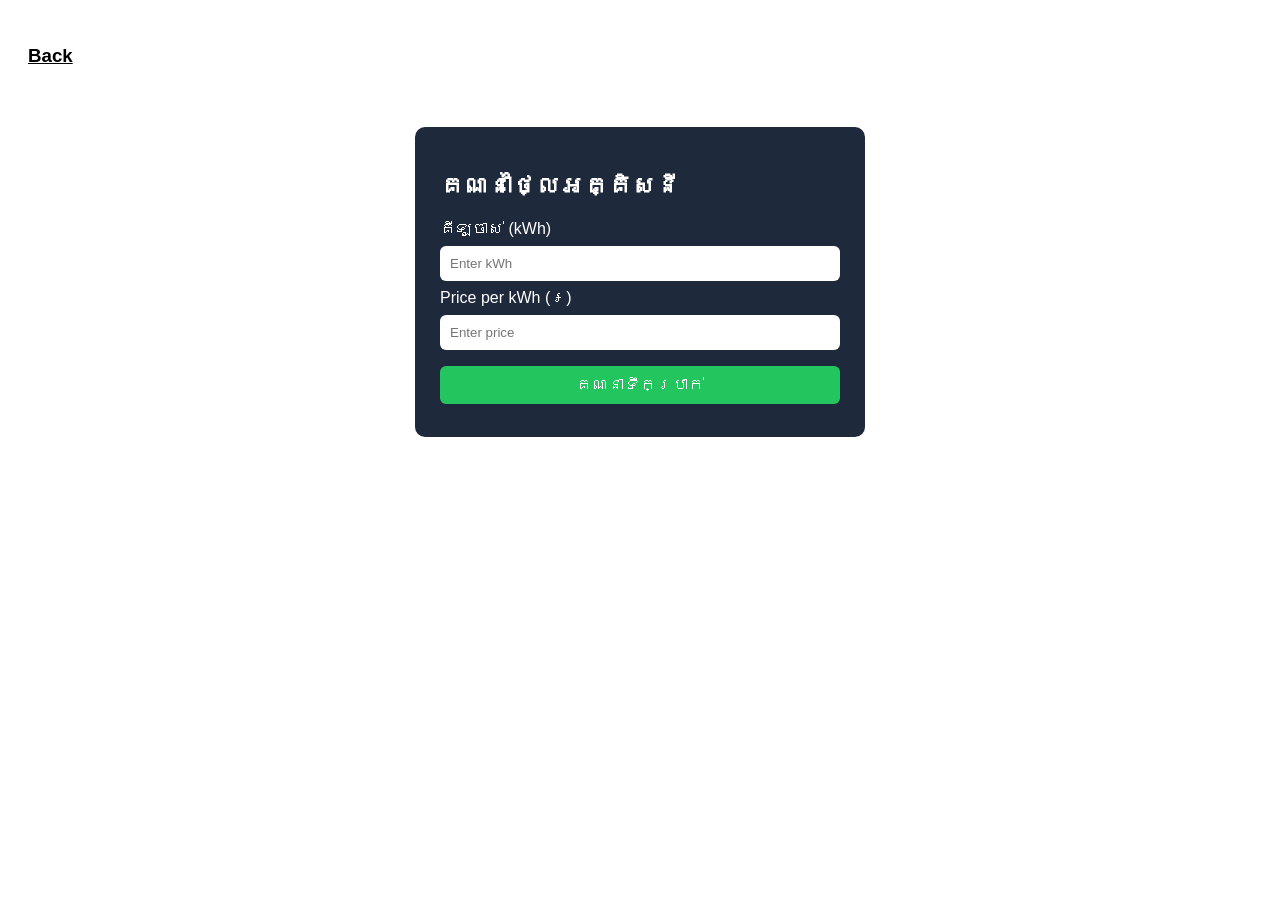
<file: Electricity.html>
<p><a href="portfoliowebsite.html"style="color: black; padding: 20px;"><h3><i class="bx bx-arrow-back"></i>Back</h3></a></p>
<!DOCTYPE html>
<html lang="en">
<head>
<meta charset="UTF-8">
<title>Electricity Cost Calculator</title>

<style>
body{
    font-family: Arial;
    background:#0000;
    color:white;
}
.box{
    width:400px;
    margin:60px auto;
    background:#1e293b;
    padding:25px;
    border-radius:10px;
}
input,button{
    width:100%;
    padding:10px;
    margin:8px 0;
    border:none;
    border-radius:6px;
}
button{
    background:#22c55e;
    color:white;
    font-size:16px;
    cursor:pointer;
}
.result{
    background:#ff4d4d;
    padding:15px;
    margin-top:15px;
    border-radius:6px;
    display:none;
}
</style>
</head>
<body>

<div class="box">
<h2> គណនាថ្លៃអគ្គិសនី</h2>

គីឡូចាស់ (kWh)
<input type="number" id="old" placeholder="Enter kWh">

Price per kWh (៛)
<input type="number" id="price" placeholder="Enter price">

<button onclick="calculate()">គណនាទឹកប្រាក់</button>

<div class="result" id="result"></div>
</div>

<script>
function calculate(){
    let old = document.getElementById("old").value;
    let price = document.getElementById("price").value;

    if(old=="" || price==""){
        alert("Please enter all values");
        return;
    }

    let used = old;
    let total = used * price;

    document.getElementById("result").style.display="block";
    document.getElementById("result").innerHTML =
        "Used Electricity: <b>" + used + " kWh</b><br>" +
        "Total Cost: <b>" + total.toLocaleString() + " ៛</b>";
}
</script>

</body>
</html>
</file>
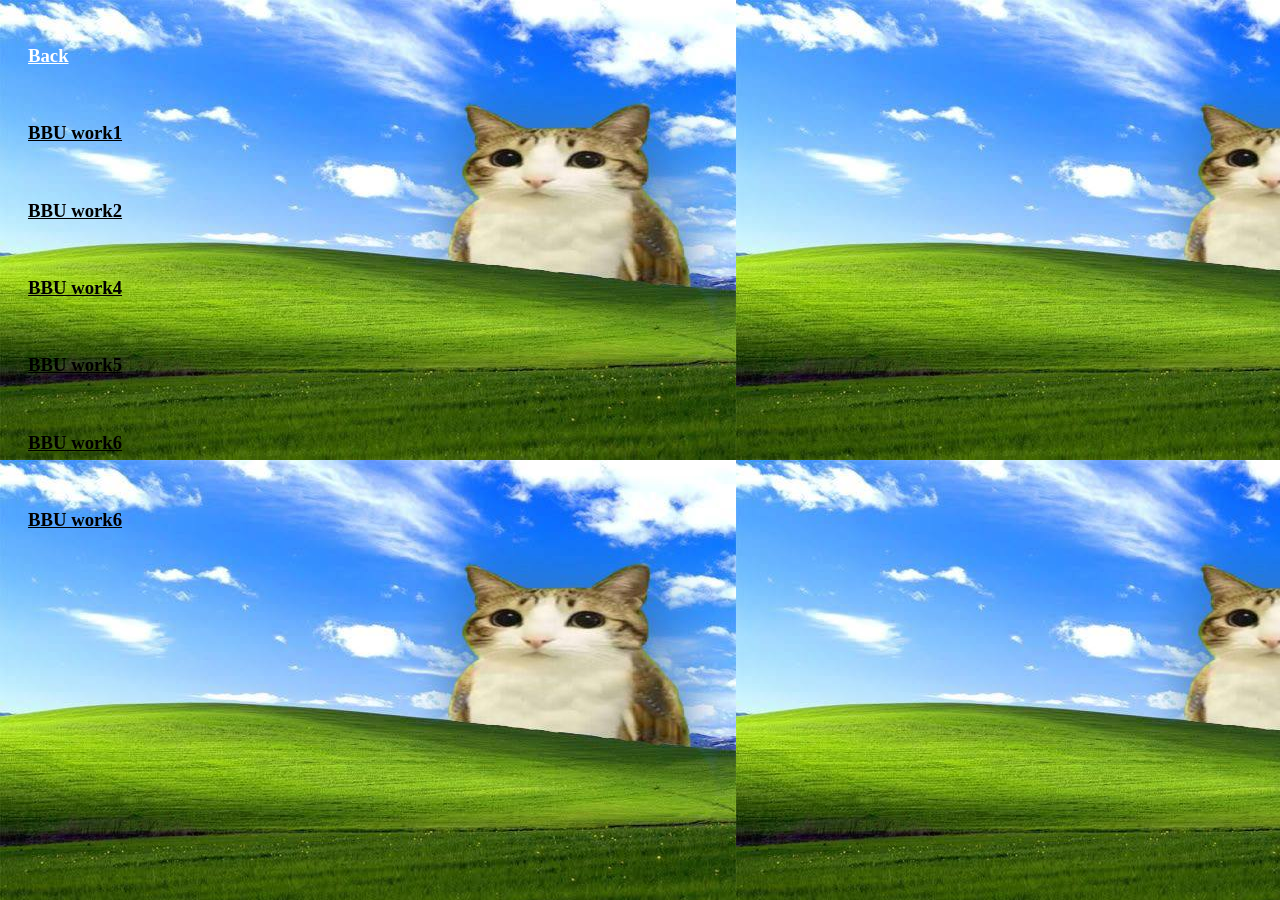
<file: homepage.html>
<p><a href="portfoliowebsite.html"style="color: white; padding: 20px;"><h3><i class="bx bx-arrow-back"></i>Back</h3></a></p>
<!DOCTYPE html>
<html>
<head>
<meta charset="utf-8">
<meta name="viewport" content="width=device-width, initial-scale=1">
<title>BBU work all</title>
</head>
<body background="img1/cat.jpg">
  <p><a href="homework1.html"style="color: black;padding: 20px;"><h3>BBU work1</h3></a></p>
  <p><a href="homework2.html"style="color: black;padding: 20px;"><h3>BBU work2</h3></a></p>
  <p><a href="homework3.html"style="color: black;padding: 20px;"><h3>BBU work4</h3></a></p>
  <p><a href="homework4.html"style="color: black;padding: 20px;"><h3>BBU work5</h3></a></p>
  <p><a href="homework5.html"style="color: black;padding: 20px;"><h3>BBU work6</h3></a></p>
  <p><a href="homework6.html"style="color: black;padding: 20px;"><h3>BBU work6</h3></a></p>
</body>
</file>
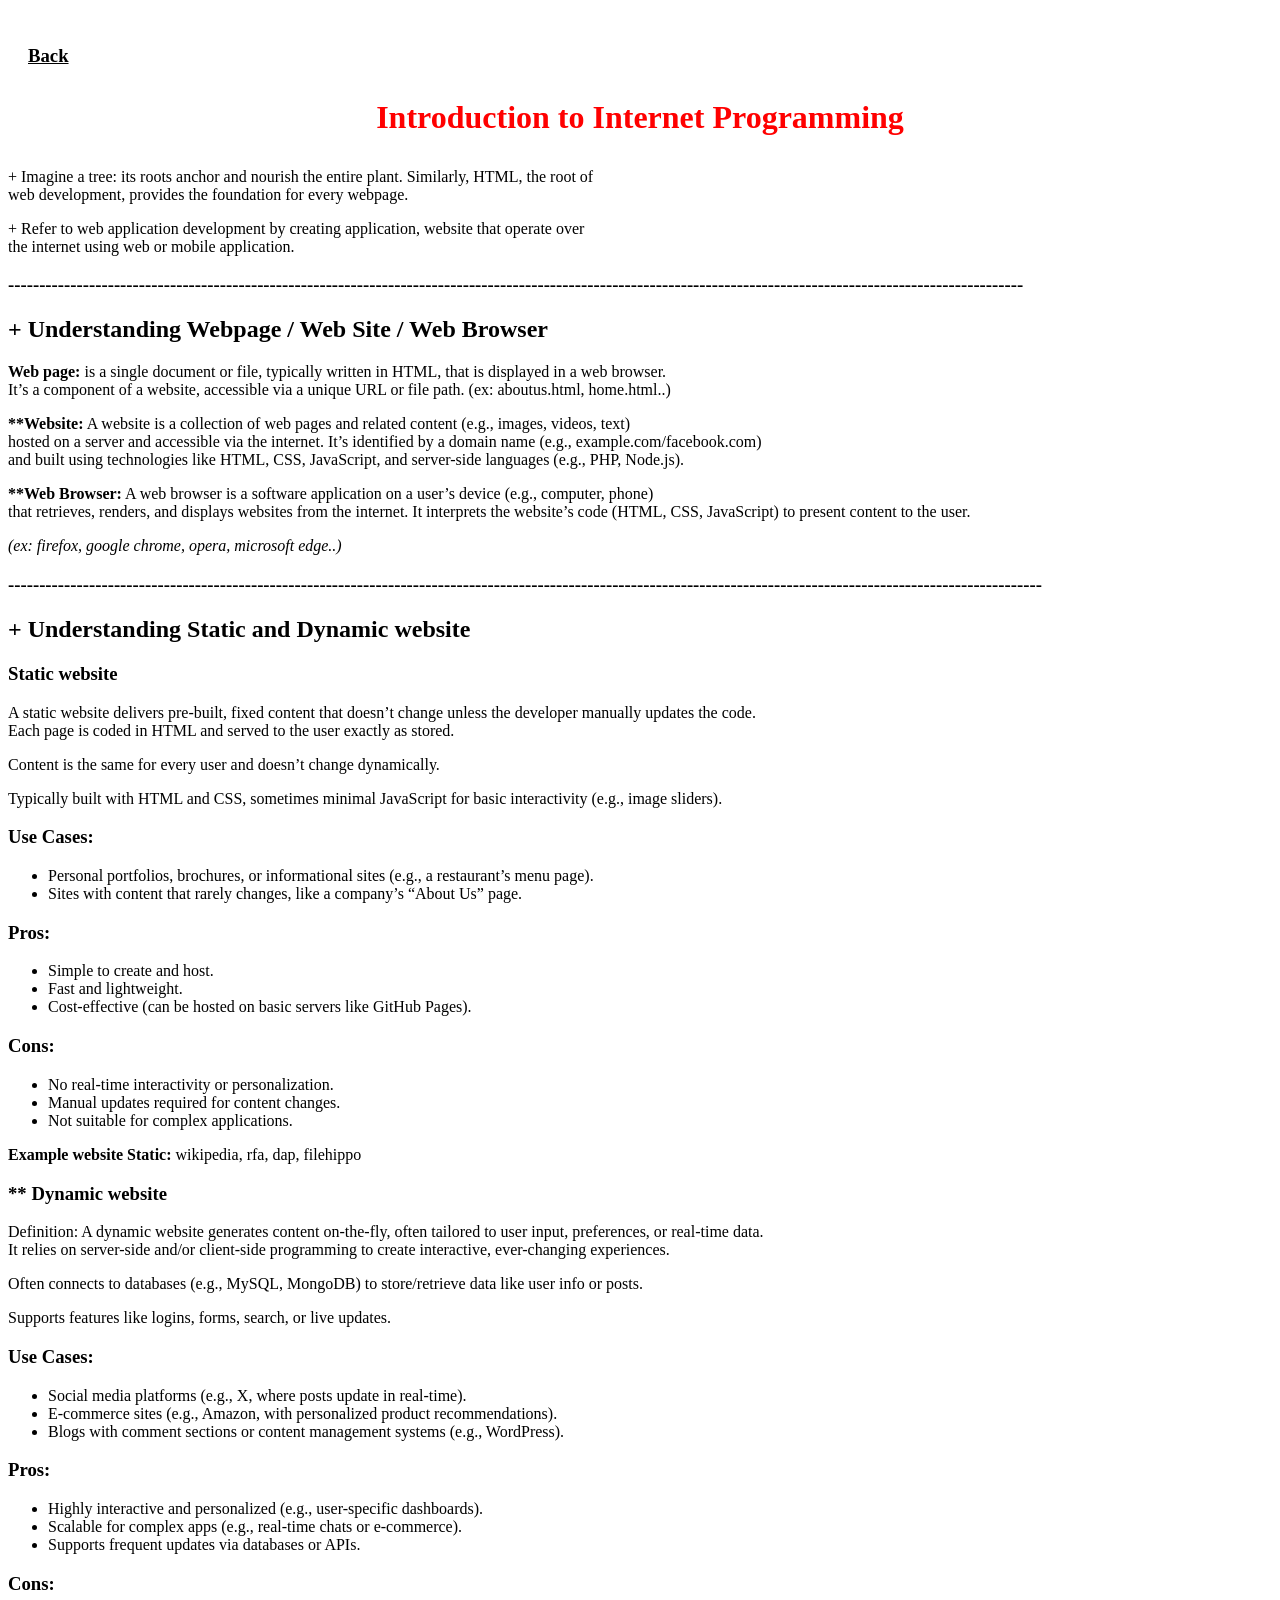
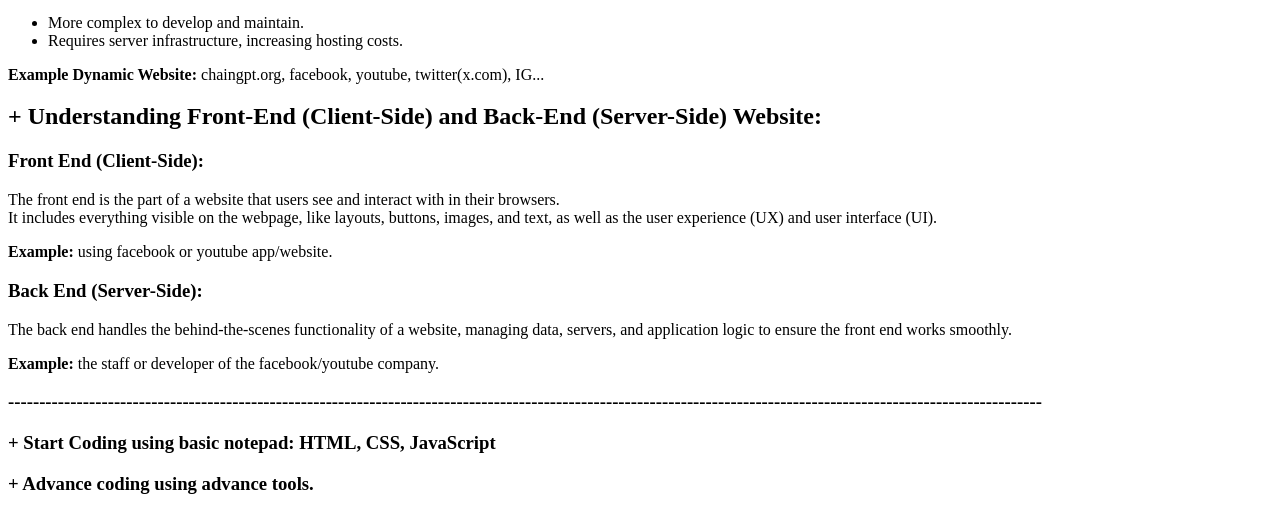
<file: homework1.html>
<p><a href="homepage.html"style="color: black; padding: 20px;"><h3><i class="bx bx-arrow-back"></i>Back</h3></a></p>
<!DOCTYPE html>
<html lang="en">
<head>
    <meta charset="UTF-8">
    <title>Introduction to Internet Programming</title>    
    </style>
</head>
<body>

    <!-- Slide 1 -->
    <div class="section">
        <h1><p style="color: red; text-align: center;">Introduction to Internet Programming</h1>
        <p>+ Imagine a tree: its roots anchor and nourish the entire plant. Similarly, HTML, the root of <br> web development, provides the foundation for every webpage.</p>
        <p>+ Refer to web application development by creating application, website that operate over <br> the internet using web or mobile application.</p> 
        <h3>-------------------------------------------------------------------------------------------------------------------------------------------------------------------</h3>

        <h2>+ Understanding Webpage / Web Site / Web Browser</h2>
        <p><strong>Web page:</strong> is a single document or file, typically written in HTML, that is displayed in a web  browser. <br> It’s a component of a website, accessible via a unique URL or file path. (ex: aboutus.html, home.html..)</p>

        <p><strong>**Website:</strong> A website is a collection of web pages and related content (e.g., images, videos, text)<br> hosted on a server and accessible via the internet. It’s identified by a domain name (e.g., example.com/facebook.com)<br> and built using technologies like HTML, CSS, JavaScript, and server-side languages (e.g., PHP, Node.js).</p>

        <p><strong>**Web Browser:</strong> A web browser is a software application on a user’s device (e.g., computer, phone) <br> that retrieves, renders, and displays websites from the internet. It interprets the website’s code (HTML, CSS, JavaScript) to present content to the user.</p>
        <p><em>(ex: firefox, google chrome, opera, microsoft edge..)</em></p>

        <h3>----------------------------------------------------------------------------------------------------------------------------------------------------------------------<h3>

        <h2>+ Understanding Static and Dynamic website</h2>
        <h3> Static website</h3>
        <p>A static website delivers pre-built, fixed content that doesn’t change unless the developer manually updates the code.<br> Each page is coded in HTML and served to the user exactly as stored.</p>
        <p>Content is the same for every user and doesn’t change dynamically.</p>
        <p>Typically built with HTML and CSS, sometimes minimal JavaScript for basic interactivity (e.g., image sliders).</p>

        <h3>Use Cases:</h3>
        <ul>
            <li>Personal portfolios, brochures, or informational sites (e.g., a restaurant’s menu page).</li>
            <li>Sites with content that rarely changes, like a company’s “About Us” page.</li>
        </ul>

        <h3>Pros:</h3>
        <ul>
            <li>Simple to create and host.</li>
            <li>Fast and lightweight.</li>
            <li>Cost-effective (can be hosted on basic servers like GitHub Pages).</li>
        </ul>

        <h3>Cons:</h3>
        <ul>
            <li>No real-time interactivity or personalization.</li>
            <li>Manual updates required for content changes.</li>
            <li>Not suitable for complex applications.</li>
        </ul>

        <p><strong>Example website Static:</strong> wikipedia, rfa, dap, filehippo</p>
    </div>

    <!-- Slide 2 -->
    <div class="section">
        <h3>** Dynamic website</h3>
        <p>Definition: A dynamic website generates content on-the-fly, often tailored to user input, preferences, or real-time data.<br> It relies on server-side and/or client-side programming to create interactive, ever-changing experiences.</p>

        <p>Often connects to databases (e.g., MySQL, MongoDB) to store/retrieve data like user info or posts.</p>
        <p>Supports features like logins, forms, search, or live updates.</p>

<h3>Use Cases:</h3>
        <ul>
            <li>Social media platforms (e.g., X, where posts update in real-time).</li>
            <li>E-commerce sites (e.g., Amazon, with personalized product recommendations).</li>
            <li>Blogs with comment sections or content management systems (e.g., WordPress).</li>
        </ul>

        <h3>Pros:</h3>
        <ul>
            <li>Highly interactive and personalized (e.g., user-specific dashboards).</li>
            <li>Scalable for complex apps (e.g., real-time chats or e-commerce).</li>
            <li>Supports frequent updates via databases or APIs.</li>
        </ul>

        <h3>Cons:</h3>
        <ul>
            <li>More complex to develop and maintain.</li>
            <li>Requires server infrastructure, increasing hosting costs.</li>
        </ul>

        <p><strong>Example Dynamic Website:</strong> chaingpt.org, facebook, youtube, twitter(x.com), IG...</p>
    </div>

    <!-- Slide 3 -->
    <div class="section">
        <h2>+ Understanding Front-End (Client-Side) and Back-End (Server-Side) Website:</h2>

        <h3>Front End (Client-Side):</h3>
        <p>The front end is the part of a website that users see and interact with in their browsers.<br> It includes everything visible on the webpage, like layouts, buttons, images, and text, as well as the user experience (UX) and user interface (UI).</p>
        <p><strong>Example:</strong> using facebook or youtube app/website.</p>

        <h3>Back End (Server-Side):</h3>
        <p>The back end handles the behind-the-scenes functionality of a website, managing data, servers, and application logic to ensure the front end works smoothly.</p>
        <p><strong>Example:</strong> the staff or developer of the facebook/youtube company.</p>

         <h3>----------------------------------------------------------------------------------------------------------------------------------------------------------------------<h3>


        <p>+ Start Coding using basic notepad: HTML, CSS, JavaScript</p>
        <p>+ Advance coding using advance tools.</p>
    </div>

</body>
</html>
</file>
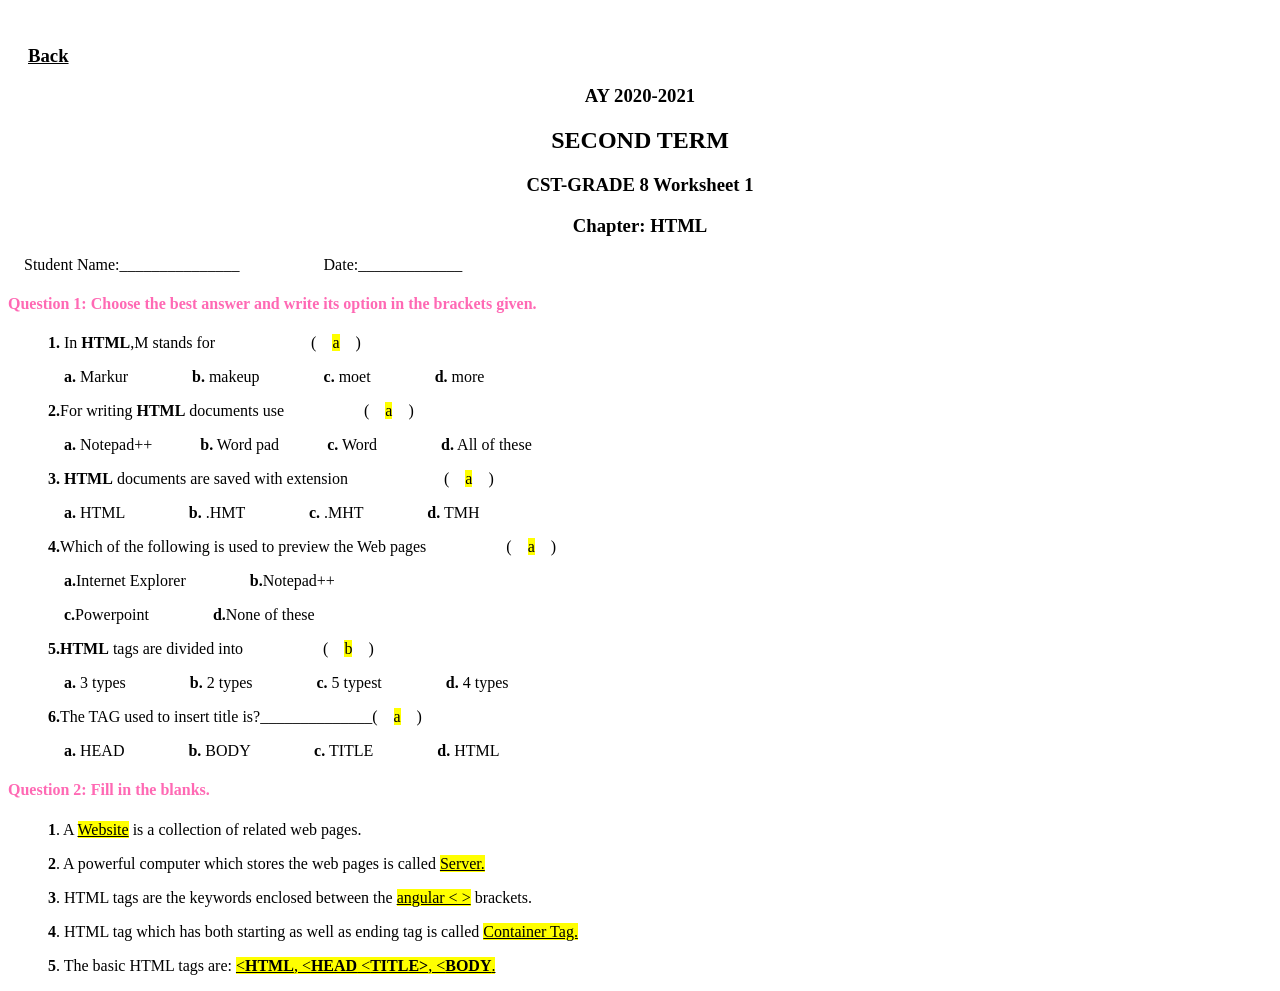
<file: homework2.html>
<p><a href="homepage.html"style="color: black; padding: 20px;"><h3><i class="bx bx-arrow-back"></i>Back</h3></a></p>
<!DOCTYPE html>
<html lang="en">
<head>
    <meta charset="utf-8">
    <meta name="viewporrt" charset="width=devicce-width, inital-scale=1">
    <title>BBU work2</title>
    <link rel="icon" type="image" href="/i.png">
    <div align="center" style="color: black;"><h3>AY 2020-2021</h3></div>
    <div align="center" style="color: black;"><h2>SECOND TERM</h2></div>
    <div align="center" style="color: black;"><h3>CST-GRADE 8 Worksheet 1</h3></div>
    <div align="center" style="color: black;"><h3>Chapter: <b>HTML</b></h3></div>
</head>
<body>
     &emsp;Student Name:_______________ &emsp;&emsp;&emsp;&emsp;&emsp;Date:_____________
     &emsp;<div style="color:hotpink;"><h4>Question 1: Choose the best answer and write its option in the brackets given.</h4></div>
     <blockquote><b>1.</b> In <b>HTML</b>,M stands for&emsp;&emsp;&emsp;&emsp;&emsp;&emsp;(&emsp;<mark>a</mark>&emsp;)</blockquote>
     <blockquote>&emsp;<b>a.</b> Markur&emsp;&emsp;&emsp;&emsp;<b>b.</b> makeup&emsp;&emsp;&emsp;&emsp;<b>c.</b> moet&emsp;&emsp;&emsp;&emsp;<b>d.</b> more</blockquote>
     <blockquote><b>2.</b>For writing <b>HTML</b> documents use&emsp;&emsp;&emsp;&emsp;&emsp;(&emsp;<mark>a</mark>&emsp;)</blockquote> 
     <blockquote>&emsp;<b>a.</b> Notepad++&emsp;&emsp;&emsp;<b>b.</b> Word pad&emsp;&emsp;&emsp;<b>c.</b> Word&emsp;&emsp;&emsp;&emsp;<b>d.</b> All of these</blockquote>
     <blockquote><b>3.</b> <b>HTML</b> documents are saved with extension&emsp;&emsp;&emsp;&emsp;&emsp;&emsp;(&emsp;<mark>a</mark>&emsp;)</blockquote>
     <blockquote>&emsp;<b>a.</b> HTML&emsp;&emsp;&emsp;&emsp;<b>b.</b> .HMT&emsp;&emsp;&emsp;&emsp;<b>c.</b> .MHT&emsp;&emsp;&emsp;&emsp;<b>d.</b> TMH</blockquote>
     <blockquote><b>4.</b>Which of the following is used to preview the Web pages&emsp;&emsp;&emsp;&emsp;&emsp;(&emsp;<mark>a</mark>&emsp;)</blockquote>
     <blockquote>&emsp;<b>a.</b>Internet Explorer&emsp;&emsp;&emsp;&emsp;<b>b.</b>Notepad++</blockquote>
     <blockquote>&emsp;<b>c.</b>Powerpoint&emsp;&emsp;&emsp;&emsp;<b>d.</b>None of these</blockquote>
     <blockquote><b>5.</b><b>HTML</b> tags are divided into&emsp;&emsp;&emsp;&emsp;&emsp;(&emsp;<mark>b</mark>&emsp;)</blockquote>
     <blockquote>&emsp;<b>a.</b> 3 types&emsp;&emsp;&emsp;&emsp;<b>b.</b> 2 types&emsp;&emsp;&emsp;&emsp;<b>c.</b> 5 typest&emsp;&emsp;&emsp;&emsp;<b>d.</b> 4 types</blockquote>
     <blockquote><b>6.</b>The TAG used to insert title is?______________(&emsp;<mark>a</mark>&emsp;)</blockquote>
     <blockquote>&emsp;<b>a.</b> HEAD&emsp;&emsp;&emsp;&emsp;<b>b.</b> BODY&emsp;&emsp;&emsp;&emsp;<b>c.</b> TITLE&emsp;&emsp;&emsp;&emsp;<b>d.</b> HTML</blockquote>
     <div style="color: hotpink;"><h4>Question 2: Fill in the blanks.</h4></div>
     <blockquote><b>1</b>. A <mark><u>Website</u></mark> is a collection of related web pages.</blockquote>
          <blockquote><b>2</b>. A powerful computer which stores the web pages is called <mark><u>Server.</u></mark></blockquote>
          <blockquote><b>3</b>. HTML tags are the keywords enclosed between the <mark><u>angular <   ></u></mark> brackets.</blockquote>
          <blockquote><b>4</b>. HTML tag which has both starting as well as ending tag is called <mark><u>Container Tag.</u></mark></blockquote>
          <blockquote><b>5</b>. The basic HTML tags are: <mark><u><<b>HTML</b>, <<b>HEAD</b> <<b>TITLE></b>, <<b>BODY</b>.</u></mark></blockquote>

     
</body>
</file>
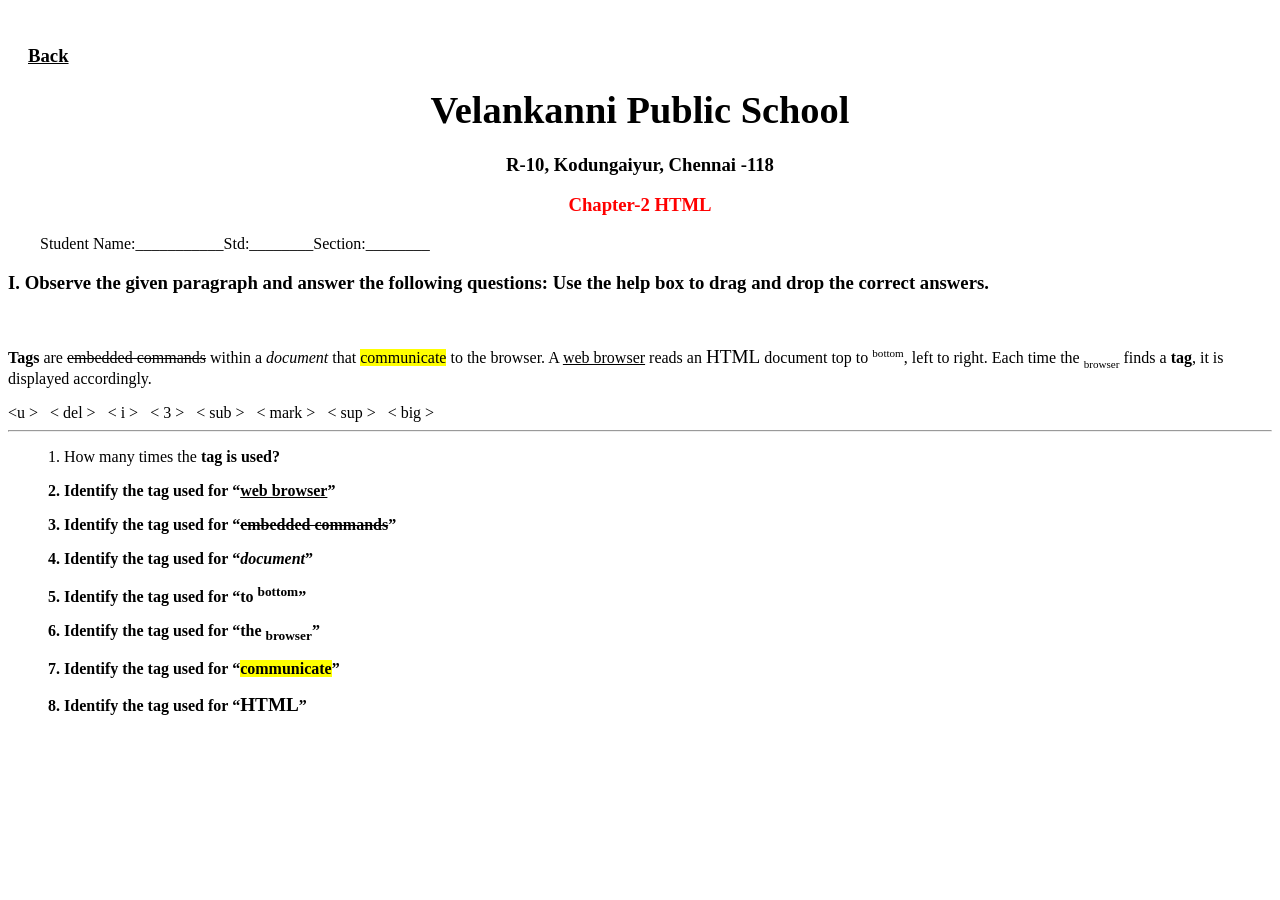
<file: homework3.html>
<p><a href="homepage.html"style="color: black; padding: 20px;"><h3><i class="bx bx-arrow-back"></i>Back</h3></a></p>
<!DOCTYPE html>
<html lang="en">
     <head>
       <meta charset="utf-8">
       <meta http-equiv="refresh" content="5">
       <meta name="description" content="HTML6 Tutorial for web programmin, and the besgt meta structure for html page">
       <meta name="keywords" content="html, html6, php, javascript, asp, xml, css, ajax, jquery">
       <meta name="author" content="Cambo Tutorial Online">
       <meta name="robots" content="index, follow">
       <title>-BBU Work</title>
       <link rel="icon" type="image" href="pic/w.png">
           <div align="center" style="color: black;"><h1><big>Velankanni Public School</h1></big></div>
           <div align="center" style="color: black;"><h3>R-10, Kodungaiyur, Chennai -118</h3></div>
           <div align="center" style="color: red;"><h3>Chapter-2 HTML</h3></div>
     </head
     <body>
          &emsp;&emsp;Student Name:___________Std:________Section:________

          &emsp;&emsp;<b><h3>I. Observe the given paragraph and answer the following questions: Use the help box to drag and drop the correct answers.</h3></b></p>
          &emsp;&emsp;<p><b>Tags</b> are <del>embedded commands</del> within a <i>document</i> that <mark>communicate</mark> to the browser. A <u>web browser</u> reads an <big>HTML</big> document top to <sup><small>bottom</small></sup>, left to right. Each time the <sub><small>browser</small></sub> finds a <b>tag</b>, it is displayed accordingly.</p>
          <div class="tag-box">&lt;u &gt; &nbsp; &lt; del &gt; &nbsp; &lt; i &gt; &nbsp; &lt; 3 &gt; &nbsp; &lt; sub &gt; &nbsp; &lt; mark &gt; &nbsp; &lt; sup &gt; &nbsp; &lt; big &gt;
          <hr>
          <blockquote>1. How many times the <b> tag is used?</blockquote>
          <blockquote>2. Identify the tag used for <q><u>web browser</u></q></blockquote>
          <blockquote>3. Identify the tag used for <q><del>embedded commands</del></q></blockquote>
          <blockquote>4. Identify the tag used for <q><i>document</i></q></blockquote>
          <blockquote>5. Identify the tag used for <q>to <sup>bottom</sup></q></blockquote>
          <blockquote>6. Identify the tag used for <q>the <sub>browser</sub></q></blockquote>
          <blockquote>7. Identify the tag used for <q><mark>communicate</mark></q></blockquote>
          <blockquote>8. Identify the tag used for <q><big>HTML</big></q></blockquote>

     </body>
</html>
</file>
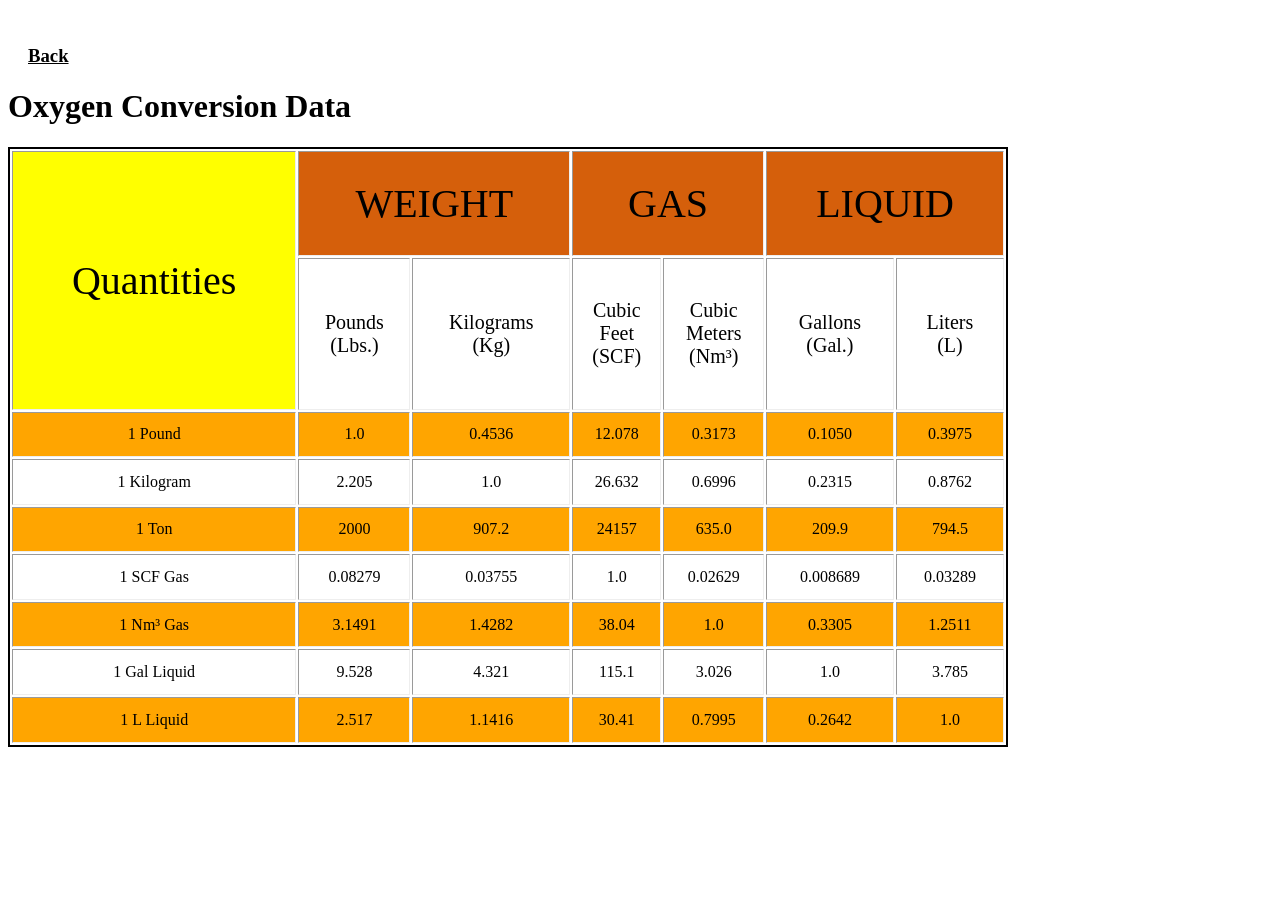
<file: homework4.HTML>
<p><a href="homepage.html"style="color: black; padding: 20px;"><h3><i class="bx bx-arrow-back"></i>Back</h3></a></p>
<!DOCTYPE html>
<html>
<head>
  <meta charset="utf-8">
  <meta name="viewport" content="width=device-width, initial-scale=1">
  <title>BBU HTML</title>
</head>
<body>
<h1>Oxygen Conversion Data</h1>
      
      <table  border=1 width="1000" height="600" style="border:2px;border-style: solid;">
       
          <tr align="center">
            <td rowspan="2" style="font-size: 40px; background-color: yellow;"> Quantities</td>
            <td colspan="2" style="font-size: 40px; background-color: #D55F0B;"> WEIGHT</td>
            <td colspan="2" style="font-size: 40px; background-color:#D55F0B;"> GAS</td>
            <td colspan="2" style="font-size: 40px; background-color:#D55F0B;"> LIQUID</td>
          </tr>
          <tr align="center">
            <td style="font-size: 20px"> Pounds <br>(Lbs.)</td>
            <td style="font-size: 20px"> Kilograms <br>(Kg)</td>
            <td style="font-size: 20px"> Cubic <br>Feet<br> (SCF)</td>
            <td style="font-size: 20px"> Cubic <br>Meters <br>(Nm³)</td>
            <td style="font-size: 20px"> Gallons <br>(Gal.)</td>
            <td style="font-size: 20px"> Liters <br>(L)</td>
          </tr>
       
       
          <tr align="center">
            <td style="background-color: orange;">1 Pound</td>
            <td style="background-color: orange;">1.0</td>
            <td style="background-color: orange;">0.4536</td>
            <td style="background-color: orange;">12.078</td>
            <td style="background-color: orange;">0.3173</td>
            <td style="background-color: orange;">0.1050</td>
            <td style="background-color: orange;">0.3975</td>
          </tr>
          <tr align="center">
            <td>1 Kilogram</td>
            <td>2.205</td>
            <td>1.0</td>
            <td>26.632</td>
            <td>0.6996</td>
            <td>0.2315</td>
            <td>0.8762</td>
          </tr>
          <tr align="center">
            <td style="background-color: orange;">1 Ton</td>
            <td style="background-color: orange;">2000</td>
            <td style="background-color: orange;">907.2</td>
            <td style="background-color: orange;">24157</td>
            <td style="background-color: orange;">635.0</td>
            <td style="background-color: orange;">209.9</td>
            <td style="background-color: orange;">794.5</td>
          </tr>
          <tr align="center">
            <td>1 SCF Gas</td>
            <td>0.08279</td>
            <td>0.03755</td>
            <td>1.0</td>
            <td>0.02629</td>
            <td>0.008689</td>
            <td>0.03289</td>
          </tr>
          <tr align="center">
            <td style="background-color: orange;">1 Nm³ Gas</td>
            <td style="background-color: orange;">3.1491</td>
            <td style="background-color: orange;">1.4282</td>
            <td style="background-color: orange;">38.04</td>
            <td style="background-color: orange;">1.0</td>
            <td style="background-color: orange;">0.3305</td>
            <td style="background-color: orange;">1.2511</td>
          </tr>
          <tr align="center">
            <td>1 Gal Liquid</td>
            <td>9.528</td>
            <td>4.321</td>
            <td>115.1</td>
            <td>3.026</td>
            <td>1.0</td>
            <td>3.785</td>
          </tr>
          <tr align="center">
            <td style="background-color: orange;">1 L Liquid</td>
            <td style="background-color: orange;">2.517</td>
            <td style="background-color: orange;">1.1416</td>
            <td style="background-color: orange;">30.41</td>
            <td style="background-color: orange;">0.7995</td>
            <td style="background-color: orange;">0.2642</td>
            <td style="background-color: orange;">1.0</td>
          </tr>
        </tbody>
      </table>
    
</body>
</html>
</file>
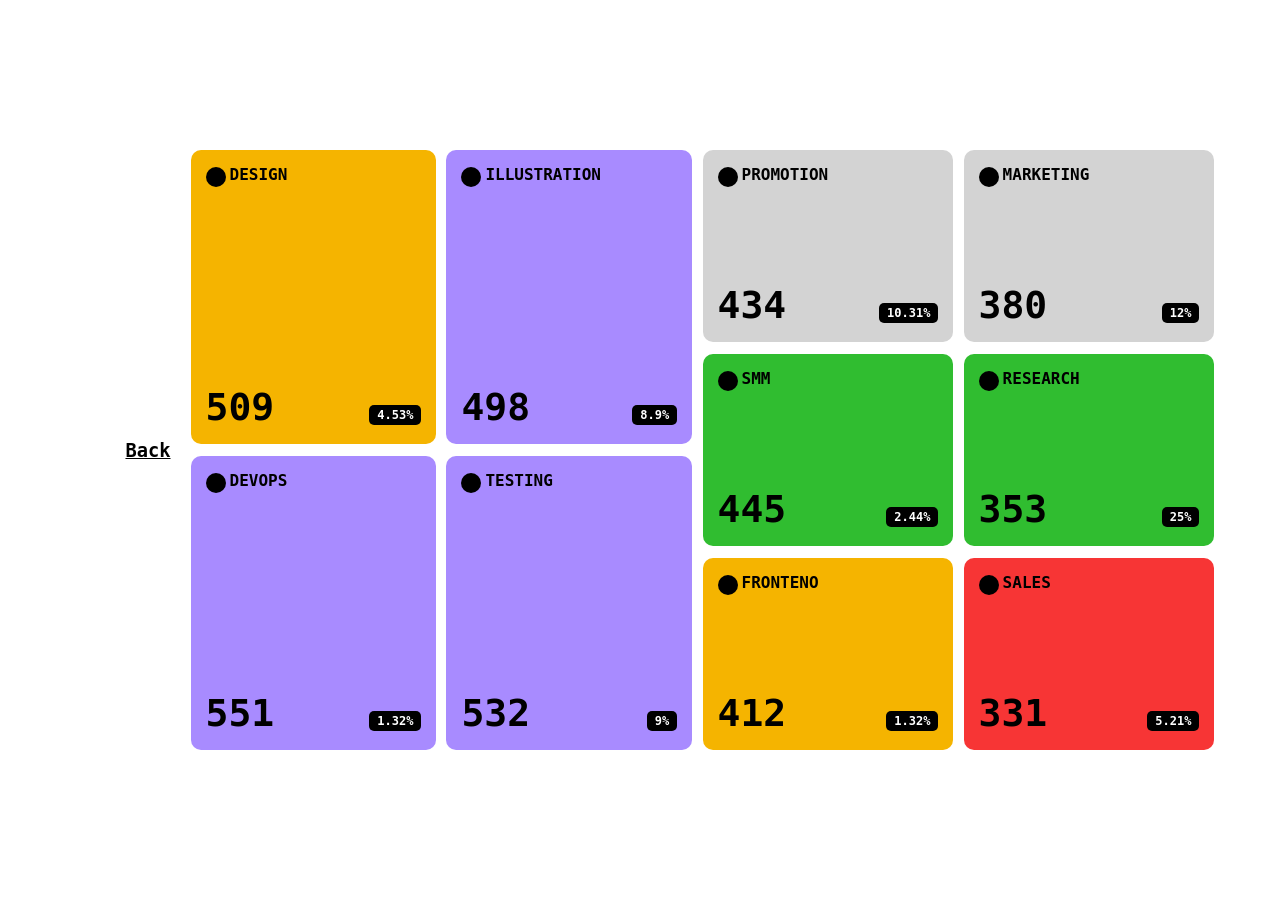
<file: homework5.html>
<p><a href="homepage.html"style="color: black; padding: 20px;"><h3><i class="bx bx-arrow-back"></i>Back</h3></a></p>
<!DOCTYPE html>
<html>
<head>
  <meta charset="utf-8">
  <meta name="viewport" content="width=device-width, initial-scale=1">
  <title>BBU work5</title>
</head>
<body>
    <style>
        * {
            margin: 0;
            padding: 0;
            box-sizing: border-box;
        }
        body {
            background-color: #FFFFFF(100, 237, 237);
            display: flex;
            justify-content: center;
            align-items: center;
            height: 100vh;
            font-family: "Roboto Mono", monospace;
        }
        .container {
            width: 80%;
            height: 600px;
            display: flex;
            gap: 1%;
        }
        /* LEFT SIDE – 4 BIG BOXES */
        .box-left {
            width: 49%;
            display: flex;
            flex-wrap: wrap;
            gap: 2%;
        }
        .big-box {
            width: 49%;
            height: 49%;
            border-radius: 10px;
            padding: 15px;
            display: flex;
            flex-direction: column;
            justify-content: space-between;
            background-color: orange;
        }
        .big-box .icon{
            display: flex;
        }
        .small-box .icon{
            display: flex;
        }
        .icon i{
            margin-top: 2px;
            width: 20px;
            height: 20px;
            background-color: black;
            color: white;
            border-radius: 50%;
            display: flex;
            justify-content: center;
            align-items: center;
            font-size: 12px;
        }
        .big-box p {
            font-weight: 700;
            margin-bottom: 10px;
            margin-left: 4px;
        }
        .value {
            display: flex;
            justify-content: space-between;
            align-items: center;
        }
        .value h3 {
            font-size: 38px;
        }
        .val1 {
            background: black;
            padding: 3px 8px;
            border-radius: 5px;
            margin-top: 15px;
        }       
        .val1 h5 {
            color: white;
            font-size: 12px;
        }
        /* RIGHT SIDE – 6 SMALL BOXES */
        .box-right {
            width: 50%;
            display: flex;
            flex-wrap: wrap;
            gap: 2%;
        }
        .small-box {
            width: 49%;
            height: 32%;
            background-color: lightgray;
            border-radius: 10px;
            padding: 15px;
            display: flex;
            flex-direction: column;
            justify-content: space-between;
        }
        .small-box p {
            font-weight: 700;
            margin-bottom: 10px;
            margin-left: 4px;
        }
    </style>
</head>
<body>
    <div class="container">
        <!-- LEFT 4 BIG BOXES -->
        <div class="box-left">
            <div class="big-box" style="background:#F5B400;">
                <div class="icon">
                <i class='fas fa-globe'></i>
                <p>DESIGN</p>
                </div>
                <div class="value">
                    <h3>509</h3>
                    <div class="val1"><h5>4.53%</h5></div>
                </div>
            </div>
            <div class="big-box" style="background:#A88BFF;">
                <div class="icon">
                    <i class='fas fa-globe'></i>
                    <p>ILLUSTRATION</p>
                </div>
                <div class="value">
                    <h3>498</h3>
                    <div class="val1"><h5>8.9%</h5></div>
                </div>
            </div>
            <div class="big-box" style="background:#A88BFF;">
                <div class="icon">
                    <i class='fas fa-globe'></i>
<p>DEVOPS</p>
                </div>
                <div class="value">
                    <h3>551</h3>
                    <div class="val1"><h5>1.32%</h5></div>
                </div>
            </div>
            <div class="big-box" style="background:#A88BFF;">
                <div class="icon">
                    <i class='fas fa-globe'></i>

<p>TESTING</p>
                </div>
                <div class="value">
                    <h3>532</h3>
                    <div class="val1"><h5>9%</h5></div>
                </div>
            </div>
        </div>
        <!-- RIGHT 6 SMALL BOXES -->
        <div class="box-right">
            <div class="small-box">
                <div class="icon">
                    <i class='fas fa-globe'></i>
                    <p>PROMOTION</p>
                </div>
                <div class="value">
                    <h3>434</h3>
                    <div class="val1"><h5>10.31%</h5></div>
                </div>
            </div>
            <div class="small-box">
                <div class="icon">
                    <i class='fas fa-globe'></i>
                    <p>MARKETING</p>
                </div>
                <div class="value">
                    <h3>380</h3>
                    <div class="val1"><h5>12%</h5></div>
                </div>
            </div>
            <div class="small-box" style="background-color: rgb(48, 189, 48);">
                <div class="icon">
                    <i class='fas fa-globe'></i>
                    <p>SMM</p>
                </div>
                <div class="value">
                    <h3>445</h3>
                    <div class="val1"><h5>2.44%</h5></div>
                </div>
            </div>
            <div class="small-box" style="background-color: rgb(48, 189, 48);">
                <div class="icon">
                    <i class='fas fa-globe'></i>
                    <p>RESEARCH</p>
                </div>
                <div class="value">
                    <h3>353</h3>
                    <div class="val1"><h5>25%</h5></div>
                </div>
            </div>
            <div class="small-box" style="background-color: #F5B400">
                <div class="icon">
                    <i class='fas fa-globe'></i>
                    <p>FRONTENO</p>
                </div>
                <div class="value">
                    <h3>412</h3>
                    <div class="val1"><h5>1.32%</h5></div>
                </div>
            </div>
            <div class="small-box" style="background-color: rgb(247, 53, 53)">
                <div class="icon">
                    <i class='fas fa-globe'></i>
                    <p>SALES</p>
                </div>
                <div class="value">
                    <h3>331</h3>
                    <div class="val1"><h5>5.21%</h5></div>
                </div>
            </div>
        </div>
    </div>
</body>
</html>
</file>
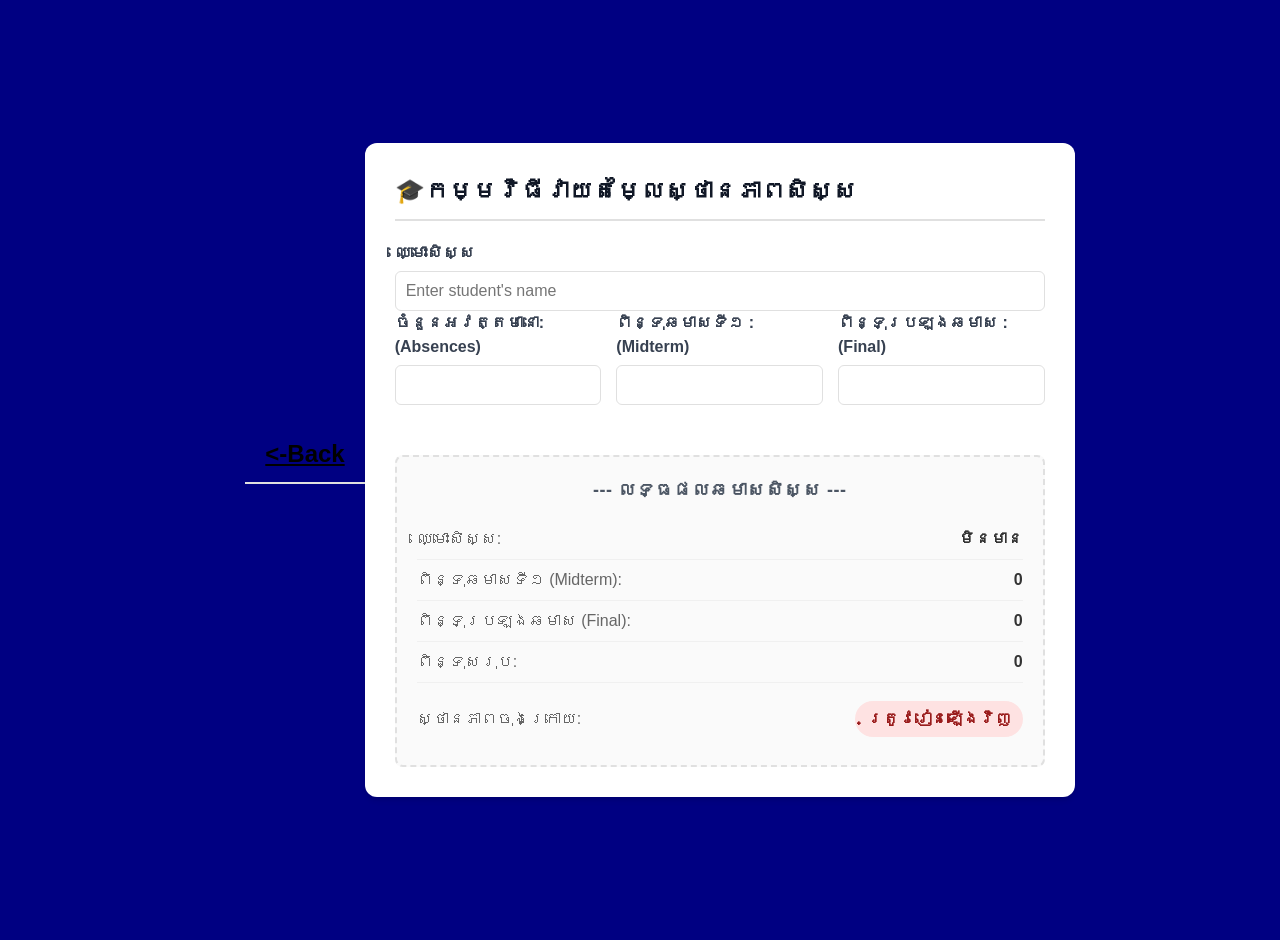
<file: idstudent .html>
<p><a href="portfoliowebsite.html"style="color: black; padding: 20px;"><h2><i class="bx bx-arrow-back"></i><-Back</h2></a></p>
<!DOCTYPE html>
<html lang="en">
<head>
    <meta charset="UTF-8">
    <meta name="viewport" content="width=device-width, initial-scale=1.0">
    <title>Student Semester Result Calculator</title>
    <style>
        :root {
            --bg-color: #000082;
            --card-bg: #ffffff;
            --text-main: #333333;
            --text-muted: #666666;
            --border-color: #e0e0e0;
            --primary: #2563eb;
            --primary-hover: #1d4ed8;
            
            /* Status Colors */
            --status-pass-bg: #dcfce7;
            --status-pass-text: #166534;
            --status-warning-bg: #fef9c3;
            --status-warning-text: #854d0e;
            --status-danger-bg: #fee2e2;
            --status-danger-text: #991b1b;
        }

        body {
            font-family: -apple-system, BlinkMacSystemFont, "Segoe UI", Roboto, "Helvetica Neue", Arial, sans-serif;
            background-color: var(--bg-color);
            color: var(--text-main);
            line-height: 1.5;
            margin: 0;
            padding: 20px;
            display: flex;
            justify-content: center;
            align-items: center;
            min-height: 100vh;
        }

        .container {
            width: 100%;
            max-width: 650px;
            background: var(--card-bg);
            padding: 30px;
            border-radius: 12px;
            box-shadow: 0 4px 6px -1px rgba(0, 0, 0, 0.1), 0 2px 4px -1px rgba(0, 0, 0, 0.06);
        }

        h2 {
            margin-top: 0;
            margin-bottom: 20px;
            color: #111827;
            border-bottom: 2px solid var(--border-color);
            padding-bottom: 10px;
        }

        .form-group {
            margin-bottom: 20px;
        }

        label {
            display: block;
            font-weight: 600;
            margin-bottom: 6px;
            color: #374151;
        }

        input[type="text"],
        input[type="number"] {
            width: 100%;
            padding: 10px;
            border: 1px solid var(--border-color);
            border-radius: 6px;
            font-size: 16px;
            box-sizing: border-box;
            transition: border-color 0.2s;
        }

        input:focus {
            outline: none;
            border-color: var(--primary);
        }

        .row {
            display: flex;
            gap: 15px;
        }

        .row .form-group {
            flex: 1;
        }

        .result-card {
            margin-top: 30px;
            border: 2px dashed var(--border-color);
            border-radius: 8px;
            padding: 20px;
            background-color: #fafafa;
        }

        .result-title {
            font-size: 18px;
            font-weight: bold;
            text-align: center;
            margin-bottom: 15px;
            letter-spacing: 0.5px;
            color: #4b5563;
        }

        .result-line {
            display: flex;
            justify-content: space-between;
            padding: 8px 0;
            border-bottom: 1px solid #f0f0f0;
        }

        .result-line:last-of-type {
            border-bottom: none;
        }

        .result-label {
            font-weight: 500;
            color: var(--text-muted);
        }

        .result-value {
            font-weight: 600;
        }

        .status-badge {
            display: inline-block;
            padding: 6px 12px;
            border-radius: 20px;
            font-weight: bold;
            text-align: right;
        }

        /* Dynamic Status Classes */
        .status-pass {
            background-color: var(--status-pass-bg);
            color: var(--status-pass-text);
        }
        .status-warning {
            background-color: var(--status-warning-bg);
            color: var(--status-warning-text);
        }
        .status-danger {
            background-color: var(--status-danger-bg);
            color: var(--status-danger-text);
        }
    </style>
</head>
<body>

<div class="container">
    <h2>🎓កម្មវិធីវាយតម្លៃស្ថានភាពសិស្ស</h2>
    
    <!-- 1. Input Phase -->
    <div
    s="form-group">
        <label for="studentName">ឈ្មោះសិស្ស</label>
        <input type="text" id="studentName" value="" placeholder="Enter student's name">
    </div>

    <div class="row">
        <div class="form-group">
            <label for="absences">ចំនួនអវត្តមានោ:(Absences)</label>
            <input type="number" id="absences" value="" min="0" max="100">
        </div>
        <div class="form-group">
            <label for="midtermScore">ពិន្ទុឆមាសទី១ : (Midterm)</label>
            <input type="number" id="midtermScore" value="" min="0" max="50">
        </div>
        <div class="form-group">
            <label for="finalScore">ពិន្ទុប្រឡងឆមាស : (Final)</label>
            <input type="number" id="finalScore" value="" min="0" max="50">
        </div>
    </div>

    <!-- 4. Output Phase Box -->
    <div class="result-card">
        <div class="result-title">--- លទ្ធផលឆមាសសិស្ស ---</div>
        
        <div class="result-line">
            <span class="result-label">ឈ្មោះសិស្ស:</span>
            <span class="result-value" id="outName">-</span>
        </div>
        <div class="result-line">
            <span class="result-label">ពិន្ទុឆមាសទី១ (Midterm):</span>
            <span class="result-value" id="outMidterm">0</span>
        </div>
        <div class="result-line">
            <span class="result-label">ពិន្ទុប្រឡងឆមាស (Final):</span>
            <span class="result-value" id="outFinal">0</span>
        </div>
        <div class="result-line">
            <span class="result-label">ពិន្ទុសរុប:</span>
            <span class="result-value" id="outTotal">0</span>
        </div>
        <div class="result-line" style="align-items: center; margin-top: 10px;">
            <span class="result-label">ស្ថានភាពចុងក្រោយ:</span>
            <span class="status-badge" id="outStatus">-</span>
        </div>
    </div>
</div>

<script>
    // Grab DOM elements
    const studentNameInput = document.getElementById('studentName');
    const absencesInput = document.getElementById('absences');
    const midtermInput = document.getElementById('midtermScore');
    const finalInput = document.getElementById('finalScore');

    const outName = document.getElementById('outName');
    const outMidterm = document.getElementById('outMidterm');
    const outFinal = document.getElementById('outFinal');
    const outTotal = document.getElementById('outTotal');
    const outStatus = document.getElementById('outStatus');

    function calculateResult() {
        // 1. Input Processing
        const name = studentNameInput.value || "មិនមាន";
        const absences = parseInt(absencesInput.value) || 0;
        const midtermScore = parseFloat(midtermInput.value) || 0;
        const finalScore = parseFloat(finalInput.value) || 0;

        // 2. Calculation Phase
        const totalScore = midtermScore + finalScore;

        // 3. Conditional Logic Phase (Strictly mirrored from your pseudocode)
        let resultStatus = "";
        let statusClass = "";

        if (absences >= 16) {
            resultStatus = "មិនអនុញ្ញាតឱ្យប្រឡង / ត្រូវរៀនឡើងវិញ";
            statusClass = "status-danger";
        } 
        else if (absences >= 11 && absences <= 15) {
            resultStatus = "មិនអនុញ្ញាតឱ្យប្រឡងធម្មតា / ត្រូវប្រឡងឡើងវិញ (Re-exam)";
            statusClass = "status-warning";
        } 
        else { // Handles Absences <= 10
            if (midtermScore < 20) {
                resultStatus = "ត្រូវរៀនឡើងវិញ";
                statusClass = "status-danger";
            } 
            else if (midtermScore >= 20 && totalScore < 60) {
                resultStatus = "ត្រូវប្រឡងសង / ប្រឡងឡើងវិញ";
                statusClass = "status-warning";
            } 
            else if (midtermScore >= 20 && totalScore >= 60) {
                resultStatus = "ជាប់";
                statusClass = "status-pass";
            }
        }

        // 4. Output Phase Updates
        outName.textContent = name;
        outMidterm.textContent = midtermScore;
        outFinal.textContent = finalScore;
        outTotal.textContent = totalScore;
        
        outStatus.textContent = resultStatus;
        // Reset and apply proper badge styling color
        outStatus.className = "status-badge " + statusClass;
    }

    // Attach real-time event listeners
    studentNameInput.addEventListener('input', calculateResult);
    absencesInput.addEventListener('input', calculateResult);
    midtermInput.addEventListener('input', calculateResult);
    finalInput.addEventListener('input', calculateResult);

    // Initial run on load
    calculateResult();
</script>

</body>
</html>
</file>
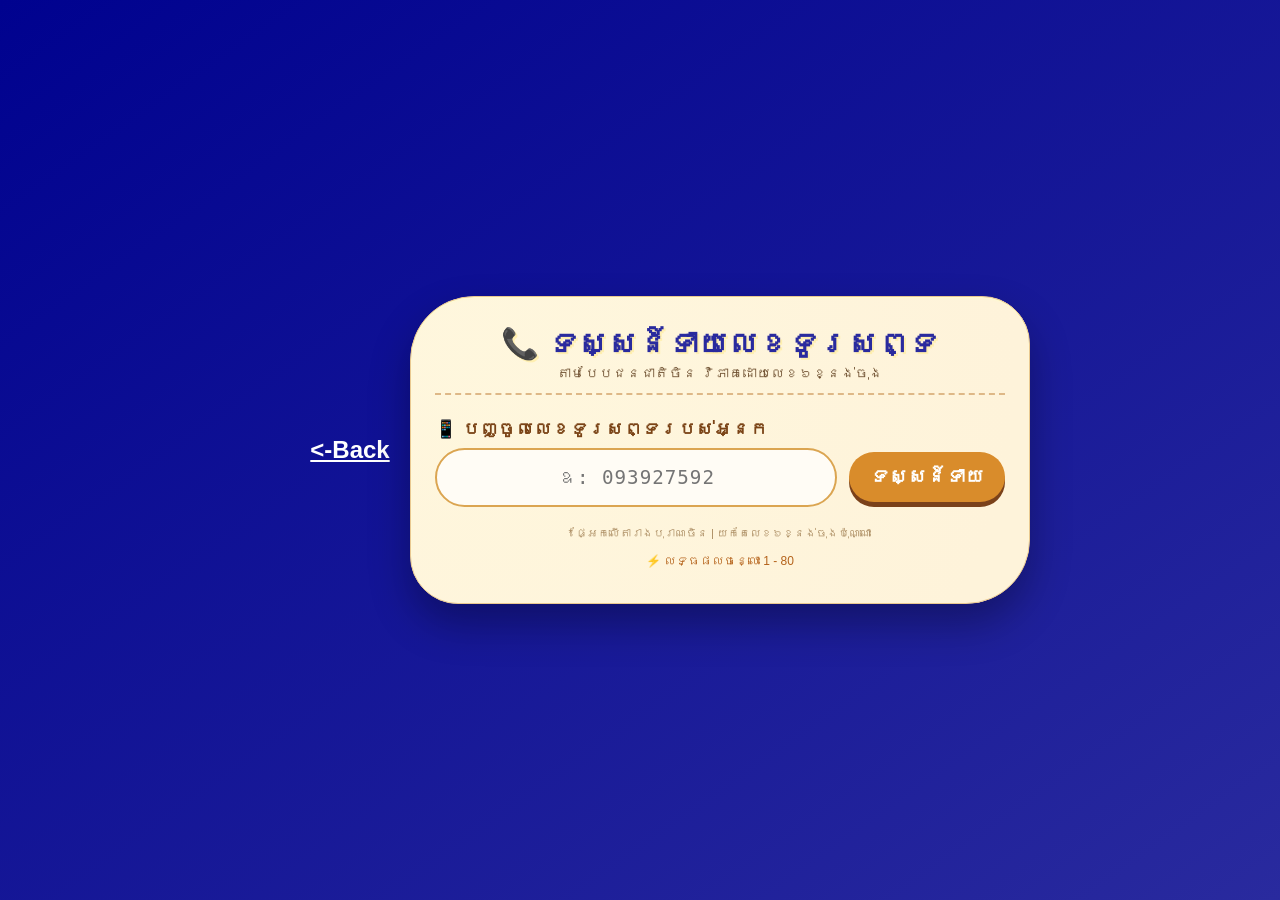
<file: phone.html>
<p><a href="portfoliowebsite.html"style="color: white; padding: 20px;"><h2><i class="bx bx-arrow-back"></i><-Back</h2></a></p>
<!DOCTYPE html>
<html lang="km">
<head>
   <meta charset="UTF-8">
    <meta name="viewport" content="width=device-width, initial-scale=1.0">
    <title>ទស្សន៍ទាយលេខទូរសព្ទ តាមបែបចិន</title>
    <style>
        * {
            box-sizing: border-box;
        }
        body {
            background: linear-gradient(145deg, #00028F 0%, #292A9E 100%);
            font-family: 'Khmer OS', 'Khmer OS Muol', 'Khmer OS Battambang', 'Noto Sans Khmer', 'Segoe UI', Tahoma, Geneva, Verdana, sans-serif;
            display: flex;
            justify-content: center;
            align-items: center;
            min-height: 100vh;
            margin: 0;
            padding: 20px;
        }
        .card {
            max-width: 620px;
            width: 100%;
            background: #fef9e6;
            background-image: radial-gradient(circle at 10% 20%, rgba(255,245,215,0.6) 2%, #fef3da 90%);
            border-radius: 64px 48px 64px 48px;
            box-shadow: 0 20px 40px rgba(0,0,0,0.3), inset 0 1px 2px rgba(255,255,200,0.8);
            overflow: hidden;
            padding: 1.8rem 1.5rem 2.2rem;
            transition: all 0.2s;
            border: 1px solid #e9c891;
        }
        h1 {
            font-size: 1.9rem;
            text-align: center;
            color: #292A9E;
            text-shadow: 2px 2px 0 #ffefb0;
            margin-top: 0;
            margin-bottom: 0.25rem;
            font-weight: bold;
            
            word-break: keep-all;
        }
        .sub {
            text-align: center;
            font-size: 0.85rem;
            color: #6b4c2c;
            border-bottom: 2px dashed #deb887;
            padding-bottom: 12px;
            margin-bottom: 24px;
        }
        .method-box {
            background: #fff2e0;
            padding: 12px 16px;
            border-radius: 36px;
            font-size: 0.85rem;
            color: #4a3a28;
            margin-bottom: 28px;
            border-left: 8px solid #e9b35f;
            box-shadow: 0 4px 8px rgba(0,0,0,0.05);
        }
        .example {
            background: #e9e1d0;
            border-radius: 28px;
            padding: 10px 15px;
            font-family: monospace;
            font-size: 0.85rem;
            margin: 12px 0;
            color: #2c472e;
        }
        label {
            font-weight: bold;
            display: block;
            margin-bottom: 8px;
            font-size: 1.1rem;
            color: #7a4316;
        }
        .input-group {
            display: flex;
            flex-wrap: wrap;
            gap: 12px;
            align-items: center;
            margin-bottom: 20px;
        }
        input {
            flex: 3;
            padding: 16px 20px;
            font-size: 1.2rem;
            font-family: monospace, 'Khmer OS';
            border-radius: 60px;
            border: 2px solid #dba551;
            background: #fffcf5;
            outline: none;
            transition: 0.2s;
            text-align: center;
            letter-spacing: 1px;
        }
        input:focus {
            border-color: #b96f20;
            box-shadow: 0 0 0 3px rgba(201, 120, 30, 0.3);
            background: #ffffff;
        }
        button {
            flex: 1;
            background: #d98c2b;
            border: none;
            padding: 14px 18px;
            border-radius: 60px;
            font-size: 1.2rem;
            font-weight: bold;
            color: white;
            font-family: 'Khmer OS', sans-serif;
            cursor: pointer;
            transition: 0.2s;
            box-shadow: 0 5px 0 #7a411a;
        }
        button:active {
            transform: translateY(2px);
            box-shadow: 0 2px 0 #7a411a;
        }
        .result-area {
            background: #2a2418d9;
            background: linear-gradient(120deg, #2f2a1f, #1f1b12);
            border-radius: 48px;
            padding: 18px 20px;
            margin: 20px 0 10px;
            color: #ffefcf;
            text-align: center;
            border: 1px solid #ebc17e;
        }
        .result-number {
            font-size: 2rem;
            font-weight: bold;
            background: #00000033;
            display: inline-block;
            padding: 0 16px;
            border-radius: 80px;
            font-family: monospace;
        }
        .verdict {
            font-size: 1.6rem;
            font-weight: bold;
            margin: 12px 0 8px;
            
        }
        .meaning {
            font-size: 1rem;
            line-height: 1.4;
            background: #00000040;
            border-radius: 36px;
            padding: 12px;
        }
        .footer-note {
            font-size: 0.7rem;
            text-align: center;
            margin-top: 20px;
            color: #aa8b60;
        }
        hr {
            border-color: #eac486;
            margin: 16px 0;
        }
        @media (max-width: 500px) {
            .card {
                padding: 1.2rem;
            }
            h1 { font-size: 1.5rem; }
            .verdict { font-size: 1.3rem; }
            button { font-size: 1rem; padding: 12px; }
        }
        .table-link {
            text-align: center;
            font-size: 0.75rem;
            margin-top: 15px;
            color: #b4621a;
        }
    </style>
</head>
<body>
<div class="card">
    <h1>📞 ទស្សន៍ទាយលេខទូរសព្ទ</h1>
    <div class="sub">តាមបែបជនជាតិចិន វិភាគដោយលេខ៦ខ្នង់ចុង</div>

    <label>📱 បញ្ចូលលេខទូរសព្ទរបស់អ្នក</label>
    <div class="input-group">
        <input type="tel" id="phoneInput" placeholder="ឧ: 093927592" inputmode="numeric" pattern="[0-9]*">
        <button id="predictBtn">ទស្សន៍ទាយ</button>
    </div>

    <div id="resultBox" class="result-area" style="display: none;">
        <div style="font-size: 0.9rem;">🔮  ទស្សន៍ទាយលេខទូរស័ព្ទ</div>
        <div class="result-number" id="displayCode">--</div>
        <div class="verdict" id="verdictText"></div>
        <div class="meaning" id="meaningText"></div>
    </div>

    <div class="footer-note">
        * ផ្អែកលើតារាងបុរាណចិន | យកតែលេខ៦ខ្នង់ចុងប៉ុណ្ណោះ
    </div>
    <div class="table-link">
        ⚡ លទ្ធផលចន្លោះ 1 - 80
    </div>
</div>

<script>
    // ======================== តារាងលទ្ធផល 1 ដល់ 80 ==========================
    // រៀបរាប់តាមរូបភាពទាំងអស់ (ខ្លឹមសារពិតប្រាកដពី file)
    const fortuneMap = {
        1: { type: "ល្អណាស់", detail: "រឹកចំរើនល្អអាចទទួលបានជ័យជំនះ" },
        2: { type: "ធម្មតា", detail: "មានលាកមានបង់មិនទទួលផលអ្វីទេ" },
        3: { type: "ល្អណាស់", detail: "មានភាពរឹកចំរើនអ្វីៗអាចសំរចបានដូចបំណង" },
        4: { type: "អាក្រក់", detail: "ផ្លូវអនាគតមានឧបសគ្គរច្រើនលំបាកវេទនា" },
        5: { type: "ល្អណាស់", detail: "រកសុីមានបានទទួលបានទាំងកិត្តិយសទាំងផលប្រយោជន៍" },
        6: { type: "ល្អណាស់", detail: "មានសំណាងច្រើនអាចទទួលបានគុណសម្ត្រាតិធំ" },
        7: { type: "ល្ង", detail: "មានចិត្តអត់ធុត់ពិតជាអាចទទួលបានជោគជ័យជំងឺ" },
        8: { type: "ល្អ", detail: "អាចមានឪកាសទទួលបានជោគជ័យ" },
        9: { type: "អាក្រក់", detail: "ឯកកោរ គ្មានអ្នកជួយពិបាកទទួលរទព្យមកវិញ" },
        10: { type: "អាក្រក់", detail: "ខាតបង់ទឹកចិត្តនិងកម្លាំងទេ ខិតខំដោយឥតបានផល" },
        11: { type: "ល្អ", detail: "មានលំនឹងល្អអ្នកដៃទច្រៀចសរសើរ" },
        12: { type: "អាក្រក់", detail: "ទន់ខ្មោយធ្វើអ្វីក៏មិនបានសំរចដែរ" },
        13: { type: "ល្អណាស់", detail: "មានសំណាងល្អក្តីសង្ឃឹមច្រើន" },
        14: { type: "ធម្មតា", detail: "ជ័យជំនះ ឬហាជ័យពីងផ្អែកលើការតាំងចិត្តរបស់ខ្លួន" },
        15: { type: "ល្អ", detail: "ជ័យជំនះច្រើនមានការរីកចំរើន" },
        16: { type: "ល្អណាស់", detail: "អាចសំរចកិច្ចការធំបានទទួលទាំងកិត្តិយសទាំងផលប្រោយាជន៍" },
        17: { type: "ល្អ", detail: "មានអ្នកធំជួយអាចទទួលបានជោគជ័យ" },
        18: { type: "ល្អ", detail: "មានភាពរីកចចច្រើននឹងបានសំរចដូចបំណង" },
        19: { type: "អាក្រក់", detail: "មានទំនាស់ច្រើនមានឧបសគ្គគ្រាប់ជំពូក" },
        20: { type: "អាក្រក់", detail: "ឧបសគ្គច្រើនឈឺច្រើនពិបាកចិត្តច្រើន" },
        21: { type: "ល្អ", detail: "ធ្វើការល្អិតល្អន់មានប្រាថ្នា" },
        22: { type: "អាក្រក់ណាស់", detail: "ខាតបង់លាភធ្វើអ្វីក៏មិនបានសំរចដូចបំណងដែរ" },
        23: { type: "ល្អណាស់", detail: "កិត្តិយសល្អសំរចកិច្ចការធំបាន" },
        24: { type: "ល្អ", detail: "ពឹងផ្អែកលើសមត្ថភាពផ្ទាល់ខ្លួនអាចសច្រេចកិច្ចការបាន" },
        25: { type: "ល្អណាស់", detail: "មានសំណាងល្អមានគេជួយ" },
        26: { type: "អាក្រក់ណាស់", detail: "មានឧបសគ្គច្រើន" },
        27: { type: "ល្អ", detail: "អាចមានលាកសំណាងនិងជ័យជំនះ" },
        28: { type: "ល្អណាស់", detail: "សំឡើងខ្ពស់រកសុំមានបាន" },
        29: { type: "អាក្រក់", detail: "សំណាងល្អនិងអាក្រក់ កើតមានឡើងព្រោមគ្នា" },
        30: { type: "ល្អណាស់", detail: "ទទួលបាននូវលាកសំណាងនិងកិត្តិយស" },
        31: { type: "ល្អណាស់", detail: "មានសំណាងអាចទទួលជោគជ័យ" },
        32: { type: "ល្អ", detail: "មានប្រាជ្ញាល្បាស់ដែមានភាពរីកចម្រើនច្រើន" },
        33: { type: "អាក្រក់ណាស់", detail: "ជួបឧបសគ្គមិនចេះអស់ពិបាកនឹងទទួលបានជោគជ័យ" },
        34: { type: "ធម្មតា", detail: "ត្រូវមានលំនឹងចិត្តកុំលោកលន់" },
        35: { type: "អាក្រក់", detail: "ឧបសគ្គច្រើនតែជួបភាពលំបាក និងក្រឡូត់" },
        36: { type: "ល្អ", detail: "ឧបសគ្គអាចក្លាយជាសំណាងធ្វើអ្វីៗអាចបានដូចបំណង" },
        37: { type: "ធម្មតា", detail: "អាចទទួលបាននូវកិត្តិយសតែពិបាកទទួលនូវលាកសំណាង" },
        38: { type: "ល្អណាស់", detail: "អនាគតភ្លឺស្វាងត្រចះត្រចង់" },
        39: { type: "ធម្មតា", detail: "មានសំណាងឬឧបសគ្គមានមិនទៀង" },
        40: { type: "ល្អណាស់", detail: "មានសំណាងល្អអនាគតល្អហើយភ្លឺស្វាង ត្រចះត្រចង់" },
        41: { type: "អាក្រក់", detail: "ការរកស៊ីត្រូវខាតបង់" },
        42: { type: "ល្អ", detail: "បើមានចិត្តអត់ធុត់សំណាងអាក្រក់ អាចក្លាយជាមានលាក" },
        43: { type: "អាក្រក់", detail: "ឡើងអ្វីៗពិបាកសម្រមចដូចបំណងប្រាថ្នា" },
        44: { type: "ល្អ", detail: "មានសំណាងមានភាពរីកចម្រើន" },
        45: { type: "ល្អណាស់", detail: "ជួបឧបសគ្គ មិនចេះអស់" },
        46: { type: "ល្អណាស់", detail: "មានគេតាមជួយថែរក្សា អាចប្រកបមុខជំនួញបាន" },
        47: { type: "ល្អណាស់", detail: "មានទាំងកិត្តិយសមានទាំងទ្រព្យសម្បត្តិ" },
        48: { type: "ធម្មតា", detail: "មានឧបសគ្គហើយក៏មានសំណាងដែរ" },
        49: { type: "ធម្មតា", detail: "មានឧបសគ្គហើយក៏មានសំណាងដែរ" },
        50: { type: "ធម្មតា", detail: "មានឧបសគ្គហើយក៏មានសំណាងដែរ" }, // 50 មិនមានក្នុងរូបលម្អិត ប៉ុន្តែដាក់បំពេញឲ្យពេញ
        51: { type: "ល្អ", detail: "ខិតខំនិងទទួលបានដោគជ័យ" },
        52: { type: "អាក្រក់", detail: "ពេលបានលាកសំណាងនិងមានឧបសគ្គគាមមកពីក្រោយ" },
        53: { type: "ធម្មតា", detail: "ខិតខំប្រឹងប្រែងខ្លាំងតែទទួលបានលទ្ធផលតិចតួច" },
        54: { type: "អាក្រក់", detail: "ល្អតែសំបកក្រៅ តែតាមពិតមានឧបសគ្គ និងត្រារៈថ្នាក់" },
        55: { type: "អាក្រក់ណាស់", detail: "ជួបឧបសគ្គ មិនចេះអស់ អាចមានត្រារៈថ្នាក់" },
        56: { type: "ល្អ", detail: "ខិតខំប្រឹងប្រែងអាចតែប្រែនូវដោគវាសនា" },
        57: { type: "ធម្មតា", detail: "មានឧបសគ្គត្រើន តែសំណាងល្អនឹងមកពីក្រោយ" },
        58: { type: "អាក្រក់", detail: "ពេលជួបនិងបញ្ជាចិត្តតមិត្តនឹងរពិបាកសំរចចិត្ត" },
        59: { type: "ធម្មតា", detail: "ចិត្តច្រកច្របល់ពិបាកសំរចចិត្ត" },
        60: { type: "អាក្រក់", detail: "ជួបឧបសគ្គត្រើន" },
        61: { type: "អាក្រក់", detail: "មានរៀងស្មុគស្មាញត្រើនពិបាកសំរចអ្វីៗដែលបានប៉ងទុក" },
        62: { type: "ល្អ", detail: "ខិតខំនិងទទួលបាននូវផលប្រយោជន៍" },
        63: { type: "អាក្រក់", detail: "ខំប្រឹង តែគ្មានទទួលបានផលប្រយោជន៍អ្វីឡើយ" },
        64: { type: "ល្អ", detail: "មានសំណាងល្អអាចប្រកបមុខជំនួញបានធំ" },
        65: { type: "ធម្មតា", detail: "ល្អ តែខ្លះទំនុកចិត្តលើខ្លួនឯង" },
        66: { type: "ល្អណាស់", detail: "ធ្វើអ្វីៗតែងបានសំរចមាសប្រាក់ហួរចូលត្រើន" },
        67: { type: "ល្អ", detail: "ប្រាសិនបើអាចក្តាប់ជាប់នូវឱកាសល្អអាចទទួលបានដោគជំនះ" },
        68: { type: "អាក្រក់", detail: "ស្ថានភាពមិននឹងនអាចចាញ់ចោកគេ ជួបឧបសគ្គត្រើន" },
        69: { type: "អាក្រក់", detail: "រកសុីខាតបង់ជួបភាពច្របូកច្របល់និងឧបសគ្គ" },
        70: { type: "ធម្មតា", detail: "សំណាងល្អឬអាក្រក់អាស្រ័យលើភាពគ្មាបាន" },
        71: { type: "ធម្មតា", detail: "សំណាងល្អនិងឧបសគ្គអាស្រ័យលើសកម្មភាព" }, // add 71 (missing but fill)
        72: { type: "ល្អ", detail: "មានសុកម្មដ្ឋលនិងសំណាងល្អ" },
        73: { type: "ធម្មតា", detail: "បើសិនជារុញរាពិបាកនិងទទួលជោគជំនះណាស់" },
        74: { type: "ធម្មតា", detail: "មានសំណាងល្អណាស់ក៏មានសំណាងអាក្រក់ដែរ" },
        75: { type: "អាក្រក់", detail: "ការងាររកសុីខាតបង់ឱកាស អស់ប្រពួសម្បត្តិ" },
        76: { type: "ល្អ", detail: "ពិបាកមុនស្រួលណុករកាយ" },
        77: { type: "ធម្មតា", detail: "មានលាកមានបង់មិនអាចសុកស្តីម្ត" },
        78: { type: "ធម្មតា", detail: "អនាគតមិនសូវភ្លឺស្លាងទេហើយក៏មិនសូវមានប្រពួសម្បត្តិដែរ" },
        79: { type: "អាក្រក់", detail: "បានហើយតែប្រោជាខាតបង់ទៅវិញខិតខំឥតប្រយោជន៍" },
        80: { type: "ល្អណាស់", detail: "អាចទទួលបានជោគជ័យប្រើន។" }
    };
    // បំពេញចន្លោះខ្វះ (50,71)
    if(!fortuneMap[50]) fortuneMap[50] = { type:"ធម្មតា", detail:"សំណាងមានឡើងចុះ ត្រូវពិចារណាឲ្យបានច្បាស់" };
    if(!fortuneMap[71]) fortuneMap[71] = { type:"ធម្មតា", detail:"ភាពរីកចម្រើនយឺត ប៉ុន្តែអាចសម្រេចបានតាមពេលវេលា" };

    function getFortuneByNumber(num) {
        if (num >= 1 && num <= 80) {
            return fortuneMap[num];
        }
        return { type: "មិនត្រឹមត្រូវ", detail: "លេខមិនស្ថិតក្នុងចន្លោះ 1-80" };
    }

    function computePrediction(phoneNumber) {
        // ដកយកតែលេខ (filter non-digit)
        let digits = phoneNumber.replace(/\D/g, '');
        if (digits.length === 0) return null;
        // យក 6 ខ្នង់ចុងក្រោយ
        let lastSix = digits.slice(-6);
        if (lastSix.length < 6) {
            // បើលេខសរុបតិចជាង 6 ខ្នង់? យកទាំងអស់ទៅគិត
            lastSix = digits.padStart(6, '0'); 
        }
        let numberVal = parseInt(lastSix, 10);
        if (isNaN(numberVal)) return null;
        // ចែកនឹង 80
        let division = numberVal / 80;
        let fractional = division - Math.floor(division);
        // ដោះស្រាយករណី fractional ជិត 1 (ដូច 0.9999)
        let multiplier = parseFloat((fractional).toFixed(10));
        let result = Math.round(multiplier * 80);
        // ប្រសិនបើ result = 0 (ឧទាហរណ៍ 80 ចែកផុំ) ត្រូវតែឲ្យ 80
        if (result === 0 && fractional < 0.0001) {
            result = 80;
        } else if (result === 0 && fractional > 0.01) {
            // ប្រសិនបើ 0.9999 -> 80
            result = 80;
        }
        // Check rounding edge: ex: 0.9999*80=79.992 -> round 80
        let raw = fractional * 80;
        let rounded = Math.round(raw);
        if (rounded === 80) result = 80;
        else if (rounded === 0 && raw < 0.5 && raw > 0) result = Math.floor(raw) || 1;
        
        if (result === 0) result = 80;
        return result;
    }

    function displayResult(code) {
        const fortune = getFortuneByNumber(code);
        document.getElementById('displayCode').innerText = code;
        document.getElementById('verdictText').innerHTML = `✨ ${fortune.type} ✨`;
        document.getElementById('meaningText').innerHTML = fortune.detail;
        document.getElementById('resultBox').style.display = 'block';
    }

    function showNoPhoneAlert() {
        alert("សូមបញ្ចូលលេខទូរសព្ទរបស់អ្នកសិន!");
    }

    function handlePrediction() {
        let phoneInput = document.getElementById('phoneInput').value.trim();
        if (phoneInput === "") {
            showNoPhoneAlert();
            return;
        }
        // ពិនិត្យថាមានតែលេខ
        let digitsOnly = phoneInput.replace(/\D/g, '');
        if (digitsOnly.length === 0) {
            showNoPhoneAlert();
            return;
        }
        let resultCode = computePrediction(phoneInput);
        if (resultCode === null || resultCode < 1 || resultCode > 80) {
            alert("កើតមានបញ្ហាក្នុងការគណនា សូមពិនិត្យលេខទូរសព្ទម្តងទៀត");
            return;
        }
        displayResult(resultCode);
    }

    // attach event
    const btn = document.
    getElementById('predictBtn');
    btn.addEventListener('click', handlePrediction);
    // ស្តាប់ព្រឹត្តិការណ៍ Enter
    const inputField = document.getElementById('phoneInput');
    inputField.addEventListener('keypress', function(e) {
        if (e.key === 'Enter') {
            e.preventDefault();
            handlePrediction();
        }
    });
</script>
</body>
</html>
</file>
